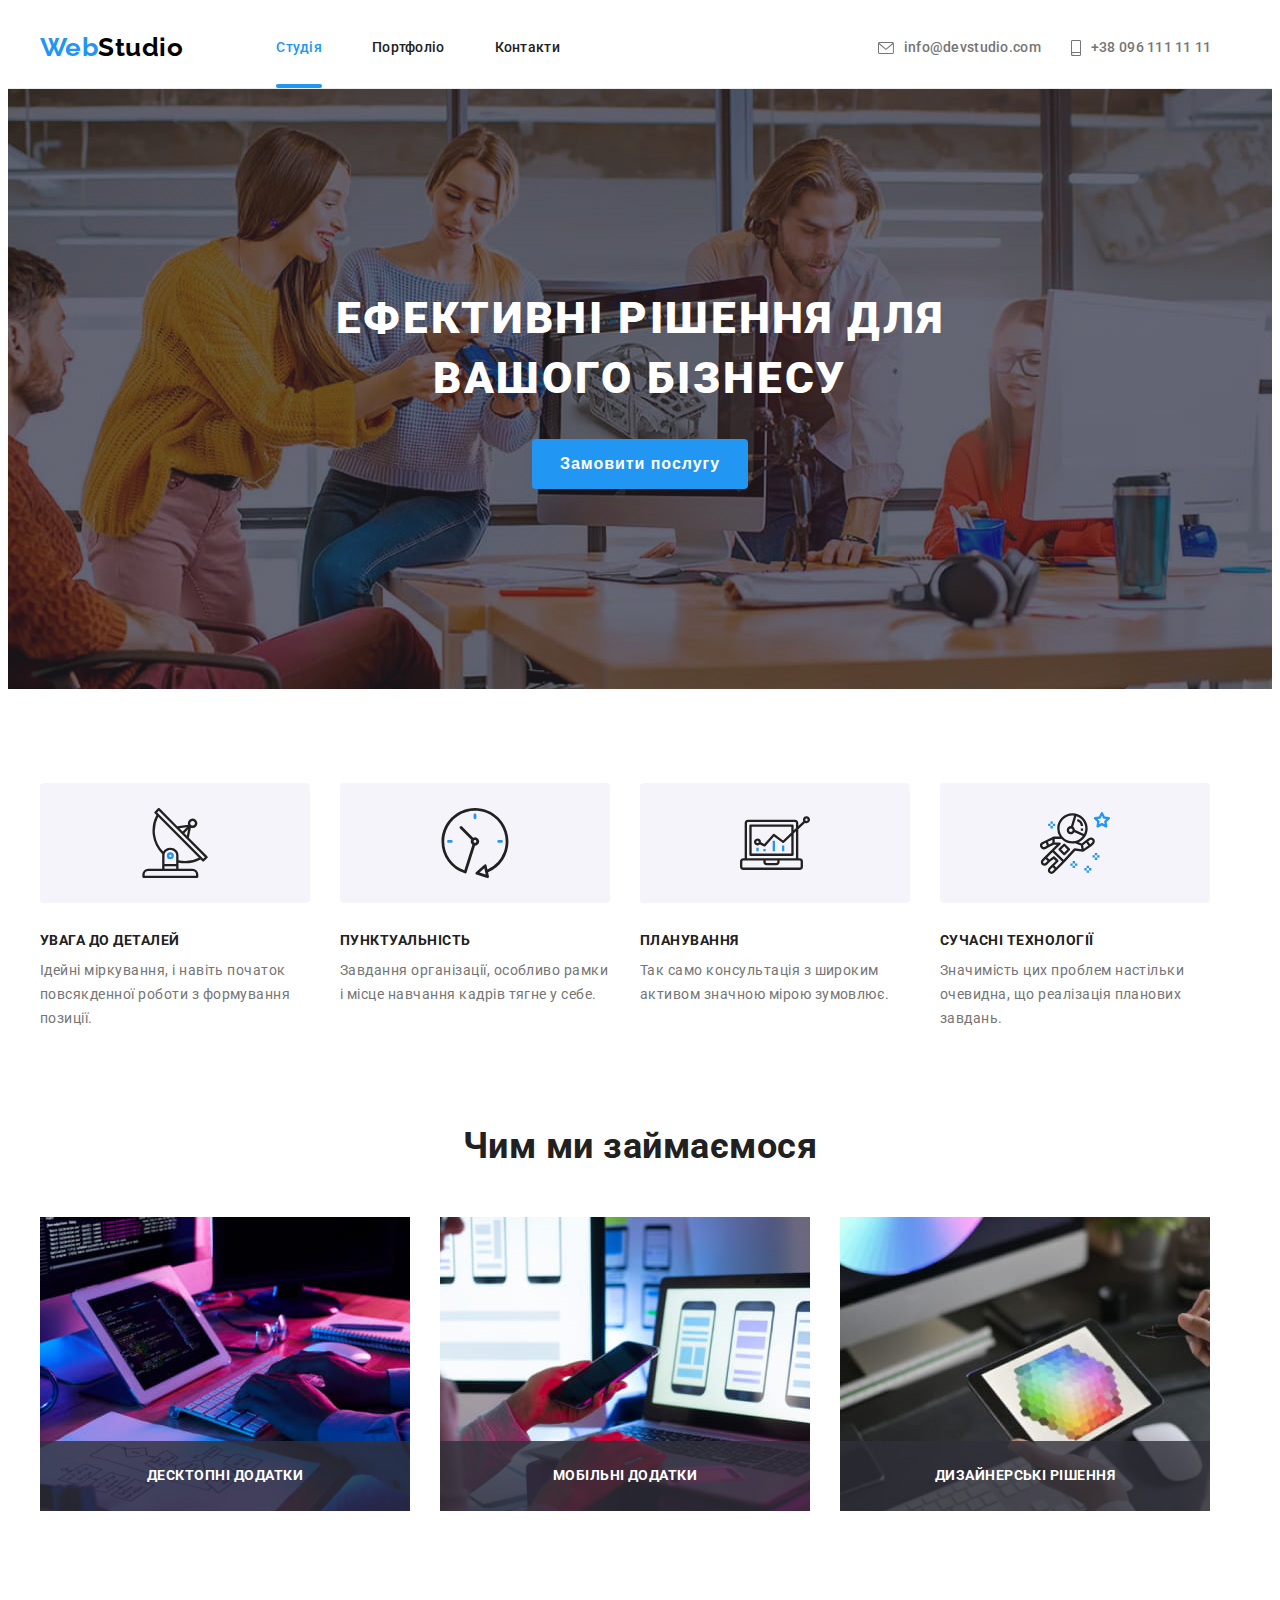
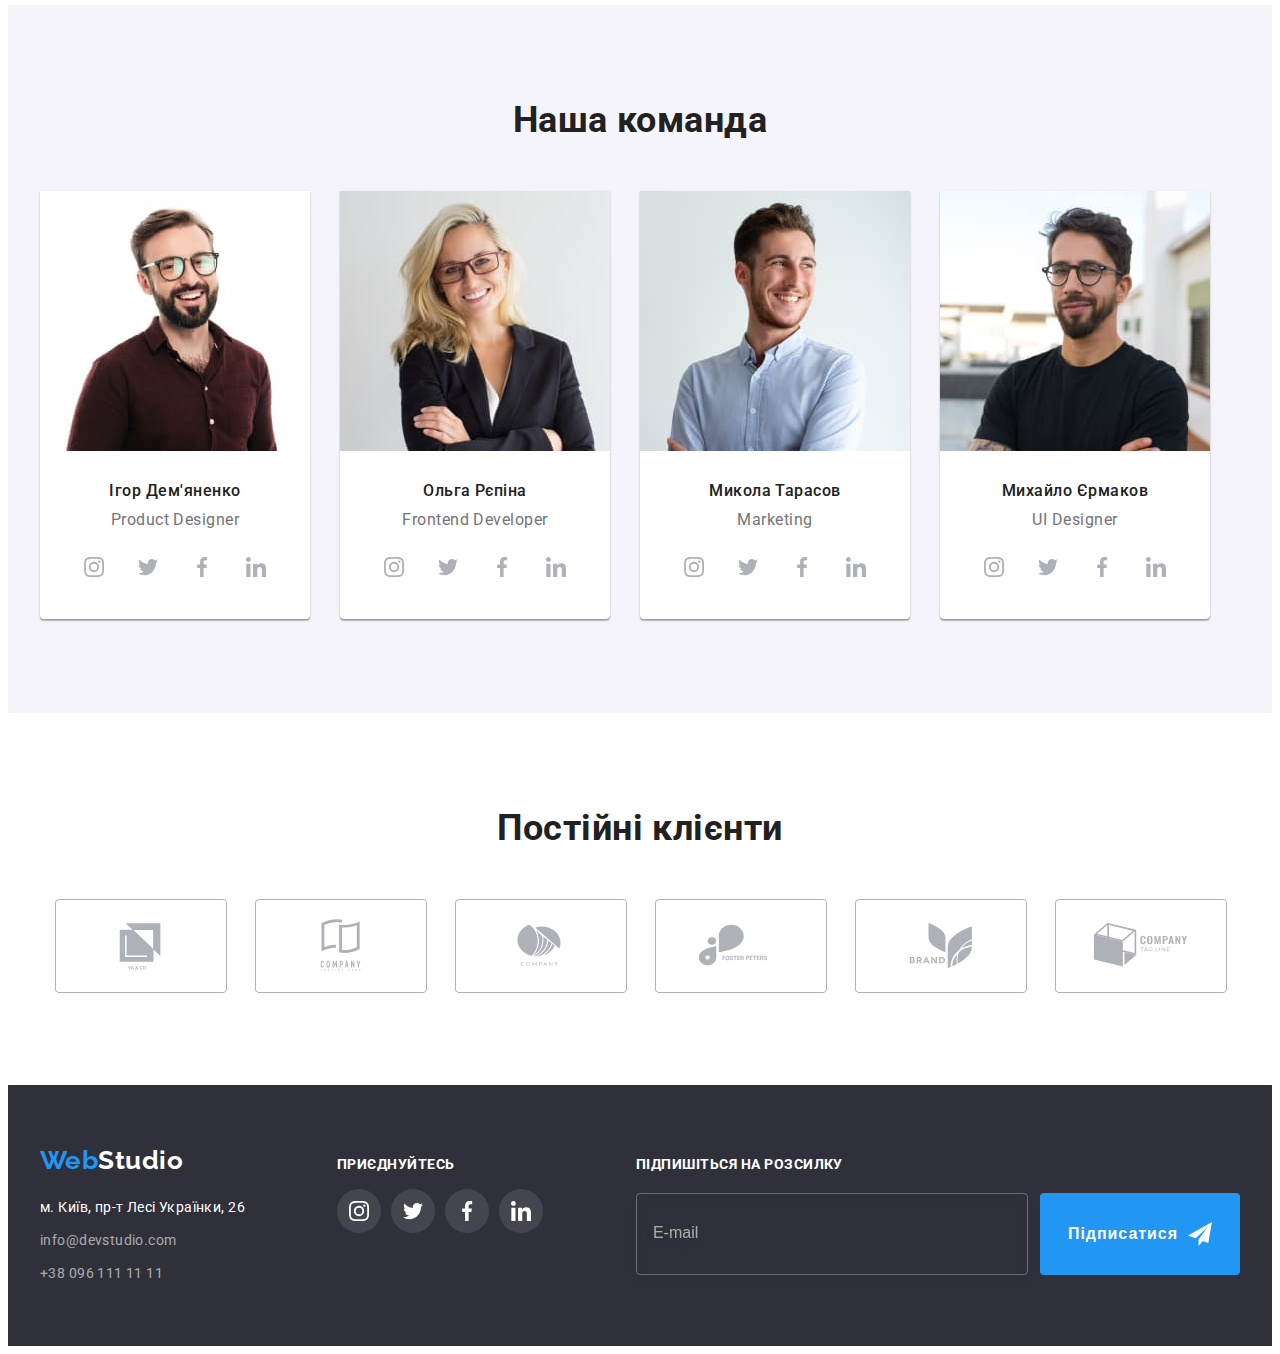
<file: index.html>
<!DOCTYPE html>
<html lang="uk">
<head>
    <meta charset="UTF-8">
    <meta http-equiv="X-UA-Compatible" content="IE=edge">
    <meta name="viewport" content="width=device-width, initial-scale=1.0">
    <title>Web Studio</title>
    <link rel="preconnect" href="https://fonts.googleapis.com">
    <link rel="preconnect" href="https://fonts.gstatic.com" crossorigin>
    <link href="https://fonts.googleapis.com/css2?family=Raleway:wght@700&family=Roboto:wght@400;500;700;900&display=swap" rel="stylesheet">
    <link rel="stylesheet" href="https://cdnjs.cloudflare.com/ajax/libs/modern-normalize/1.1.0/modern-normalize.min.css" integrity="sha512-wpPYUAdjBVSE4KJnH1VR1HeZfpl1ub8YT/NKx4PuQ5NmX2tKuGu6U/JRp5y+Y8XG2tV+wKQpNHVUX03MfMFn9Q==" crossorigin="anonymous" referrerpolicy="no-referrer">
    <link rel="stylesheet" href="./css/main.min.css">
</head>
<body>
    <header class="header">
        <div class="container header__container">
            <a href="./index.html" class="logo header__logo"><span class="logo__web">Web</span>Studio</a>
            <nav class="nav">
                <ul class="nav__list list">
                    <li class="nav__item"><a href="./index.html" class="nav__link link current">Cтудія</a></li>
                    <li class="nav__item"><a href="./portfolio.html" class="nav__link link">Портфоліо</a></li>
                    <li class="nav__item"><a href="#" class="nav__link link">Контакти</a></li>
                </ul>
            </nav>
            <div class="contacts">
                <ul class="contacts__list list">
                    <li class="contacts__item">
                        <a href="mailto:info@devstudio.com" class="contacts__link link">
                            <svg class="contacts__icon" width="16" height="12">
                                <use href="./images/icons.svg#icon-envelope"></use>
                            </svg>info@devstudio.com
                        </a>
                    </li>
                    <li class="contacts__item">
                        <a href="tel:+380961111111" class="contacts__link link">
                            <svg class="contacts__icon" width="10" height="16">
                                <use href="./images/icons.svg#icon-smartphone"></use>
                            </svg>+38 096 111 11 11
                        </a>
                    </li>
                </ul>
            </div> 
       </div> 
    </header>
    <main>
        <section class="hero section">
            <div class="container hero-container">
                <h1 class="hero-title">Ефективні рішення для вашого бізнесу</h1>
                <button type="button" data-modal-open class="hero-btn btn">Замовити послугу</button>
            </div>
        </section>
        <section class="feature section">
            <div class="container">
                <h2 class="visually-hidden title">Особливості</h2> 
                <ul class="feature-list list">
                    <li class="feature-item">
                        <div class="feature-svg">
                            <svg class="feature-icon" width="70" height="70">
                                <use href="./images/icons.svg#icon-antenna"></use>
                            </svg>
                        </div>
                        <h3 class="feature-subtitle title">УВАГА ДО ДЕТАЛЕЙ</h3>
                        <p class="feature-text">Ідейні міркування, і навіть початок повсякденної роботи з формування позиції.</p>
                    </li>
                    <li class="feature-item">
                        <div class="feature-svg">
                            <svg class="feature-icon" width="70" height="70">
                                <use href="./images/icons.svg#icon-clock"></use>
                            </svg>
                        </div>
                        <h3 class="feature-subtitle title">ПУНКТУАЛЬНІСТЬ</h3>
                        <p class="feature-text">Завдання організації, особливо рамки і місце навчання кадрів тягне у себе.</p>
                    </li>
                    <li class="feature-item">                        
                        <div class="feature-svg">
                            <svg class="feature-icon" width="70" height="70">
                                <use href="./images/icons.svg#icon-diagram"></use>
                            </svg>
                        </div>                        
                        <h3 class="feature-subtitle title">ПЛАНУВАННЯ</h3>
                        <p class="feature-text">Так само консультація з широким активом значною мірою зумовлює.</p>
                    </li>
                    <li class="feature-item">
                        <div class="feature-svg">
                            <svg class="feature-icon" width="70" height="70">
                                <use href="./images/icons.svg#icon-astronaut"></use>
                            </svg>
                        </div>
                        <h3 class="feature-subtitle title">СУЧАСНІ ТЕХНОЛОГІЇ</h3>
                        <p class="feature-text">Значимість цих проблем настільки очевидна, що реалізація планових завдань.</p>
                    </li>
                </ul>
            </div>
        </section>
        <section class="work section">
            <div class="container work-container">
                <h2 class="work-title title">Чим ми займаємося</h2>
                <ul class="work-list list">
                    <li class="work-item">
                       <div class="work-thumb">
                            <img src="./images/desktop.jpg" alt="Розробник створює десктопний додаток" width="370" height="294">
                            <p class="work-text">Десктопні додатки</p>
                       </div>
                    </li>
                    <li class="work-item">
                        <div class="work-thumb">
                            <img src="./images/mobile.jpg" alt="Розробник створює мобільний додаток" width="370" height="294">
                            <p class="work-text">Мобільні додатки</p>
                        </div>
                    </li>    
                    <li class="work-item">
                        <div class="work-thumb">
                            <img src="./images/colors.jpg" alt="Розробник обирає колір зі спектру кольорів" width="370" height="294">
                            <p class="work-text">Дизайнерські рішення</p>
                        </div>
                    </li>
                </ul>
            </div>
        </section>
        <section class="team section">
            <div class="team__container container">
                <h2 class="team__title title">Наша команда</h2>
                <ul class="team__list list">
                    <li class="team__item">
                        <img class="team__foto" src="./images/product-designer.jpg" alt="Фото представника команди" width="270" height="260">
                        <div class="team__member">
                            <h3 class="team__name title">Ігор Дем'яненко</h3>
                            <p class="team__profession">Product Designer</p>
                            <ul class="team__soc soc">
                                <li class="soc__item">
                                    <a href="#" target="_blank" rel="noopener noreferrer" class="soc__link link">
                                        <svg class="soc__icon" width="20" height="20">
                                            <use href="./images/icons.svg#icon-instagram"></use>
                                        </svg>
                                    </a>
                                </li>
                                <li class="soc__item">
                                    <a href="#" target="_blank" rel="noopener noreferrer" class="soc__link link">
                                        <svg class="soc__icon" width="20" height="20">
                                            <use href="./images/icons.svg#icon-twitter"></use>
                                        </svg>
                                    </a>
                                </li>
                                <li class="soc__item">
                                    <a href="#" target="_blank" rel="noopener noreferrer" class="soc__link link">
                                        <svg class="soc__icon" width="20" height="20">
                                            <use href="./images/icons.svg#icon-facebook"></use>
                                        </svg>
                                    </a>
                                </li>
                                <li class="soc__item">
                                    <a href="#" target="_blank" rel="noopener noreferrer" class="soc__link link">
                                        <svg class="soc__icon" width="20" height="20">
                                            <use href="./images/icons.svg#icon-linkedin"></use>
                                        </svg>
                                    </a>
                                </li>
                            </ul>
                        </div>  
                    </li>
                    <li class="team__item">
                        <img class="team__foto" src="./images/frontend-developer.jpg" alt="Фото представника команди" width="270" height="260">
                        <div class="team__member">
                            <h3 class="team__name title">Ольга Рєпіна</h3>
                            <p class="team__profession">Frontend Developer</p>
                            <ul class="team__soc soc">
                                <li class="soc__item">
                                    <a href="#" target="_blank" rel="noopener noreferrer" class="soc__link link">
                                        <svg class="soc__icon" width="20" height="20">
                                            <use href="./images/icons.svg#icon-instagram"></use>
                                        </svg>
                                    </a>
                                </li>
                                <li class="soc__item">
                                    <a href="#" target="_blank" rel="noopener noreferrer" class="soc__link link">
                                        <svg class="soc__icon" width="20" height="20">
                                            <use href="./images/icons.svg#icon-twitter"></use>
                                        </svg>
                                    </a>
                                </li>
                                <li class="soc__item">
                                    <a href="#" target="_blank" rel="noopener noreferrer" class="soc__link link">
                                        <svg class="soc__icon" width="20" height="20">
                                            <use href="./images/icons.svg#icon-facebook"></use>
                                        </svg>
                                    </a>
                                </li>
                                <li class="soc__item">
                                    <a href="#" target="_blank" rel="noopener noreferrer" class="soc__link link">
                                        <svg class="soc__icon" width="20" height="20">
                                            <use href="./images/icons.svg#icon-linkedin"></use>
                                        </svg>
                                    </a>
                                </li>
                            </ul>
                        </div>
                    </li>
                    <li class="team__item">
                        <img class="team__foto" src="./images/marketing.jpg" alt="Фото представника команди" width="270" height="260">
                        <div class="team__member">
                            <h3 class="team__name title">Микола Тарасов</h3>
                            <p class="team__profession">Marketing</p>
                            <ul class="team__soc soc">
                                <li class="soc__item">
                                    <a href="#" target="_blank" rel="noopener noreferrer" class="soc__link link">
                                        <svg class="soc__icon" width="20" height="20">
                                            <use href="./images/icons.svg#icon-instagram"></use>
                                        </svg>
                                    </a>
                                </li>
                                <li class="soc__item">
                                    <a href="#" target="_blank" rel="noopener noreferrer" class="soc__link link">
                                        <svg class="soc__icon" width="20" height="20">
                                            <use href="./images/icons.svg#icon-twitter"></use>
                                        </svg>
                                    </a>
                                </li>
                                <li class="soc__item">
                                    <a href="#" target="_blank" rel="noopener noreferrer" class="soc__link link">
                                        <svg class="soc__icon" width="20" height="20">
                                            <use href="./images/icons.svg#icon-facebook"></use>
                                        </svg>
                                    </a>
                                </li>
                                <li class="soc__item">
                                    <a href="#" target="_blank" rel="noopener noreferrer" class="soc__link link">
                                        <svg class="soc__icon" width="20" height="20">
                                            <use href="./images/icons.svg#icon-linkedin"></use>
                                        </svg>
                                    </a>
                                </li>
                            </ul>
                        </div>
                    </li>
                    <li class="team__item">
                        <img class="team__foto" src="./images/ui-designer.jpg" alt="Фото представника команди" width="270" height="260">
                        <div class="team__member">
                            <h3 class="team__name title">Михайло Єрмаков</h3>
                            <p class="team__profession">UI Designer</p>
                            <ul class="team__soc soc">
                                <li class="soc__item">
                                    <a href="#" target="_blank" rel="noopener noreferrer" class="soc__link link">
                                        <svg class="soc__icon" width="20" height="20">
                                            <use href="./images/icons.svg#icon-instagram"></use>
                                        </svg>
                                    </a>
                                </li>
                                <li class="soc__item">
                                    <a href="#" target="_blank" rel="noopener noreferrer" class="soc__link link">
                                        <svg class="soc__icon" width="20" height="20">
                                            <use href="./images/icons.svg#icon-twitter"></use>
                                        </svg>
                                    </a>
                                </li>
                                <li class="soc__item">
                                    <a href="#" target="_blank" rel="noopener noreferrer" class="soc__link link">
                                        <svg class="soc__icon" width="20" height="20">
                                            <use href="./images/icons.svg#icon-facebook"></use>
                                        </svg>
                                    </a>
                                </li>
                                <li class="soc__item">
                                    <a href="#" target="_blank" rel="noopener noreferrer" class="soc__link link">
                                        <svg class="soc__icon" width="20" height="20">
                                            <use href="./images/icons.svg#icon-linkedin"></use>
                                        </svg>
                                    </a>
                                </li>
                            </ul>
                        </div>
                    </li>
                </ul>
            </div>
        </section>
        <section class="clients section">
            <div class="container clients-container">
                <h2 class="clients-title title">Постійні клієнти</h2>
                <ul class="clients-list list">
                    <li class="clients-item">
                        <a href="#" target="_blank" rel="noopener noreferrer" class="clients-link link">
                            <svg class="clients-icon" width="106" height="60">
                                <use href="./images/icons.svg#icon-Logo-1"></use>
                            </svg>
                        </a>
                    </li>
                    <li class="clients-item">
                        <a href="#" target="_blank" rel="noopener noreferrer" class="clients-link link">
                            <svg class="clients-icon" width="106" height="60">
                                <use href="./images/icons.svg#icon-Logo-2"></use>
                            </svg>
                        </a>
                    </li>
                    <li class="clients-item">
                        <a href="#" target="_blank" rel="noopener noreferrer" class="clients-link link">
                            <svg class="clients-icon" width="106" height="60">
                                <use href="./images/icons.svg#icon-Logo-3"></use>
                            </svg>
                        </a>
                    </li>
                    <li class="clients-item">
                        <a href="#" target="_blank" rel="noopener noreferrer" class="clients-link link">
                            <svg class="clients-icon" width="106" height="60">
                                <use href="./images/icons.svg#icon-Logo-4"></use>
                            </svg>
                        </a>
                    </li>
                    <li class="clients-item">
                        <a href="#" target="_blank" rel="noopener noreferrer" class="clients-link link">
                            <svg class="clients-icon" width="106" height="60">
                                <use href="./images/icons.svg#icon-Logo-5"></use>
                            </svg>
                        </a>
                    </li>
                    <li class="clients-item">
                        <a href="#" target="_blank" rel="noopener noreferrer" class="clients-link link">
                            <svg class="clients-icon" width="106" height="60">
                                <use href="./images/icons.svg#icon-Logo-6"></use>
                            </svg>
                        </a>
                    </li>
                </ul>
            </div>
        </section>
    </main>
    <footer class="footer">
       <div class="container footer__container">
           <div class="contacts footer__contacts">
                <a href="./index.html" class="logo footer__logo"><span class="logo__web">Web</span>Studio</a>
                <address class="address footer-address">
                    <ul class="address__list list">
                        <li class="address__item"><a href="https://goo.gl/maps/mum7DVPsWHjU5s1s7" target="_blank" rel="noopener noreferrer" class="address__link footer__map link">м. Київ, пр-т Лесі Українки, 26</a></li>
                        <li class="address__item"><a href="mailto:info@devstudio.com" class="address__link link">info@devstudio.com</a></li>
                        <li class="address__item"><a href="tel:+380961111111" class="address__link link">+38 096 111 11 11</a></li>
                    </ul>  
                </address>    
           </div>
           <div class="accession footer__accession">
                <p class="accession__text">приєднуйтесь</p>
                <ul class="soc accession__soc">
                    <li class="soc__item">
                        <a href="#" class="soc__link soc__link-white link">
                            <svg class="soc__icon" width="20" height="20">
                                <use href="./images/icons.svg#icon-instagram"></use>
                            </svg>
                        </a>
                    </li>
                    <li class="soc__item">
                        <a href="#" class="soc__link soc__link-white link">
                            <svg class="soc__icon" width="20" height="20">
                                <use href="./images/icons.svg#icon-twitter"></use>
                            </svg>
                        </a>
                    </li>
                    <li class="soc__item">
                        <a href="#" class="soc__link soc__link-white link">
                            <svg class="soc__icon" width="20" height="20">
                                <use href="./images/icons.svg#icon-facebook"></use>
                            </svg>
                        </a>
                    </li>
                    <li class="soc__item">
                        <a href="#" class="soc__link soc__link-white link">
                            <svg class="soc__icon" width="20" height="20">
                                <use href="./images/icons.svg#icon-linkedin"></use>
                            </svg>
                        </a>
                    </li>
                </ul>
           </div>
           <div class="subscription footer__subscription">
                <form class="sub" name='user-subscription'>
                    <label for="sub-user-email" class="sub__text">Підпишіться на розсилку</label>
                    <div class="sub__wrap">
                        <input type="email" name="sub-user-email" class="sub__input" placeholder="E-mail" id="sub-user-email" required>
                        <button type="submit" class="sub__btn btn">Підписатися
                            <svg class="sub__icon" width="24" height="24">
                                <use href="./images/icons.svg#icon-send"></use>
                            </svg>
                        </button>
                    </div>
                </form>
           </div>
       </div>
    </footer>
    <div class="backdrop is-hidden" data-modal>
        <div class="modal">
            <button type="button" data-modal-close class="close-btn">
                <svg class="modal-close" width="11" height="11">
                    <use href="./images/icons.svg#icon-vector"></use>
                </svg>
            </button>
            <p class="form-title title">Залиште свої дані, ми вам передзвонимо</p>
            <form class="modal-form" name='user-contacts'>
                <div class="modal-field">
                    <label for="user-name" class="input-label">Ім'я</label>
                    <div class="input-wrapper">
                        <input type="text" name="user-name" class="modal-input" placeholder=" " id="user-name" required>
                        <svg class="modal-icon" width="18" height="18">
                            <use href="./images/icons.svg#icon-person"></use>
                        </svg>
                    </div>
                </div>
                <div class="modal-field">
                    <label for="user-tel" class="input-label">Телефон</label>
                    <div class="input-wrapper">
                        <input type="tel" name="user-tel" class="modal-input" placeholder=" " id="user-tel" required>
                        <svg class="modal-icon" width="18" height="18">
                            <use href="./images/icons.svg#icon-phone"></use>
                        </svg>
                    </div>
                </div>
                <div class="modal-field">
                    <label for="user-email" class="input-label">Пошта</label>
                    <div class="input-wrapper">
                        <input type="email" name="user-email" class="modal-input" placeholder=" " id="user-email" required>
                        <svg class="modal-icon" width="18" height="18">
                            <use href="./images/icons.svg#icon-email"></use>
                        </svg>
                    </div>
                </div>
                <div class="modal-field">
                    <label for="user-comment" class="input-label">Коментар</label>
                    <textarea name="user-comment" id="user-comment" class='modal-comment' placeholder="Введіть текст" ></textarea>
                </div>            
                <div class="modal-checkbox">
                    <input type="checkbox" name="agreement" id="agreement" class="agreement visually-hidden" required>
                    <label for="agreement" class="agreement-text">
                        <span class="modal-check">
                            <svg class="check-activ" width="16" height="15">
                                <use href="./images/icons.svg#icon-check-activ"></use>
                            </svg>
                        </span>
                        Погоджуюся з розсилкою та приймаю 
                         <a href="#" class="agreement-link link"> Умови договору</a>
                    </label>
                </div>
                <button type="submit" class="modal-btn btn">Відправити</button>
            </form>
        </div>
    </div>
    <script src="./js/modal.js"></script>
</body>
</html>
</file>
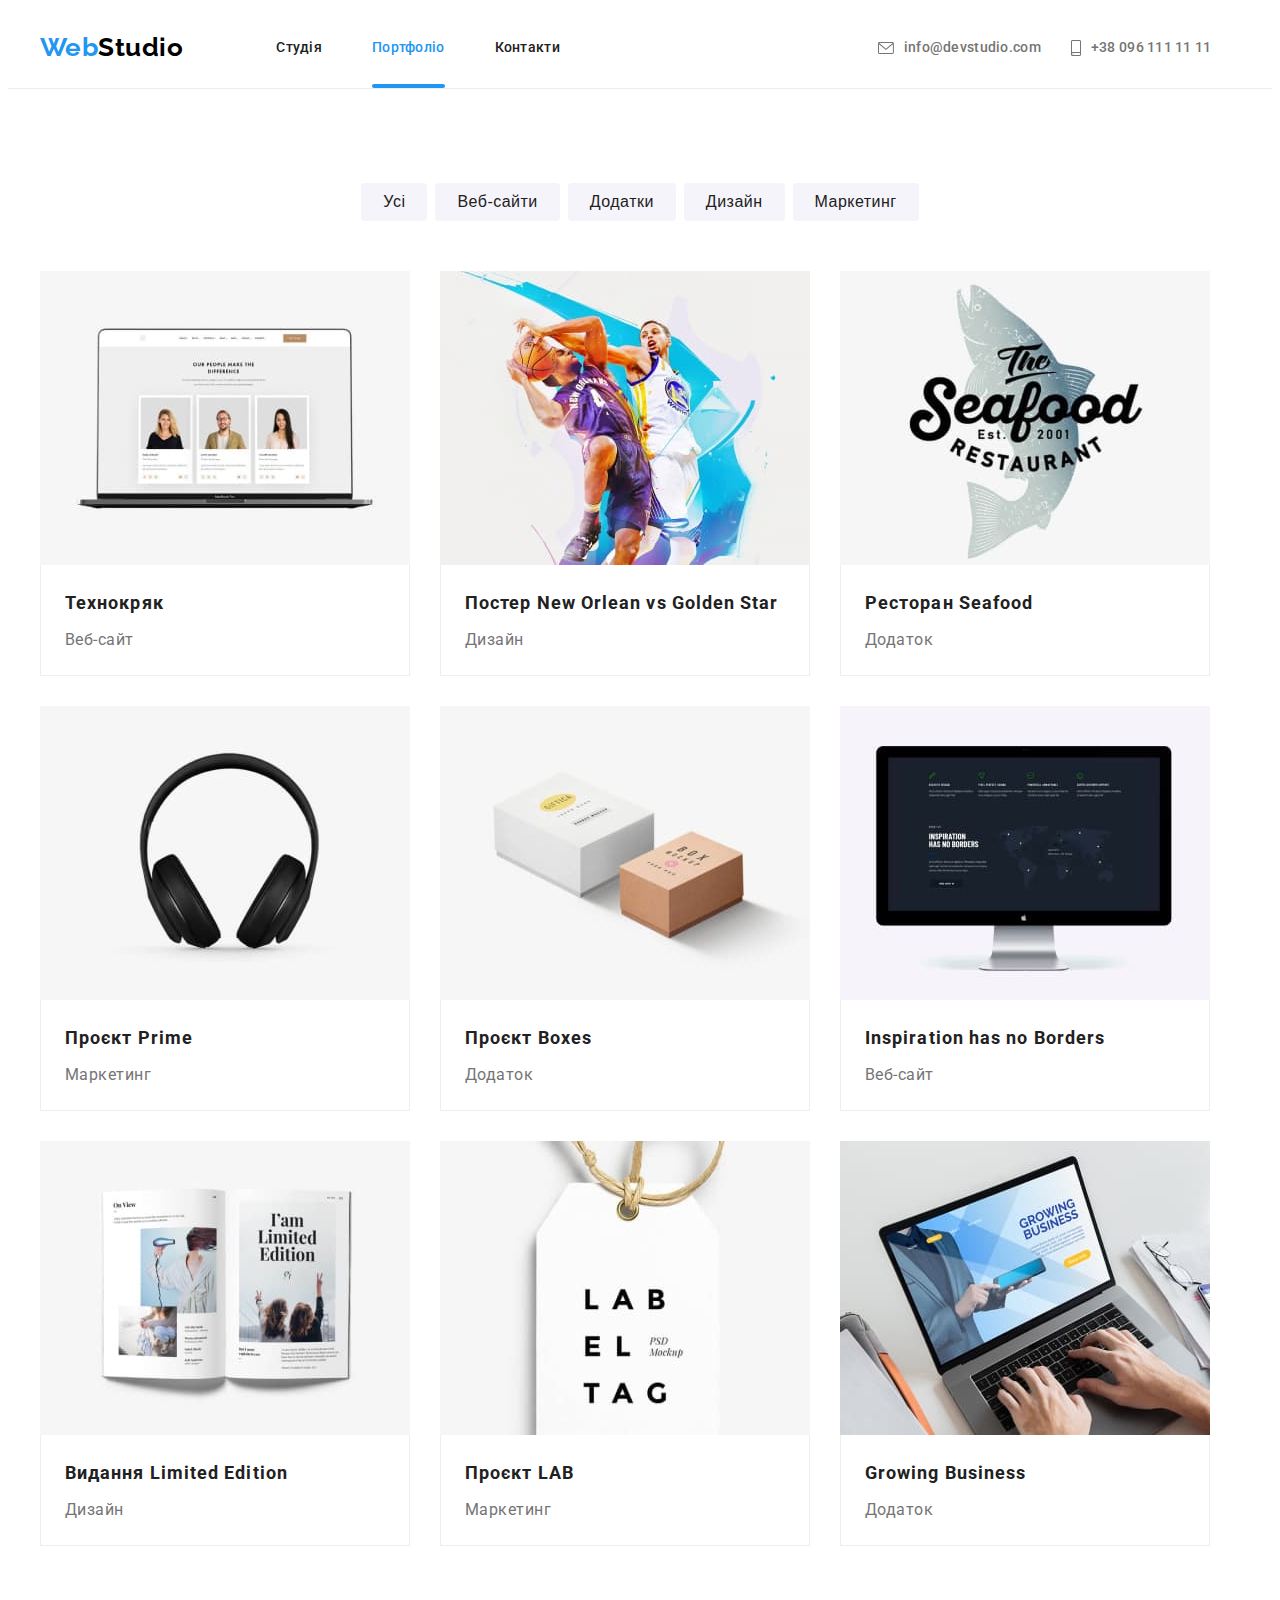
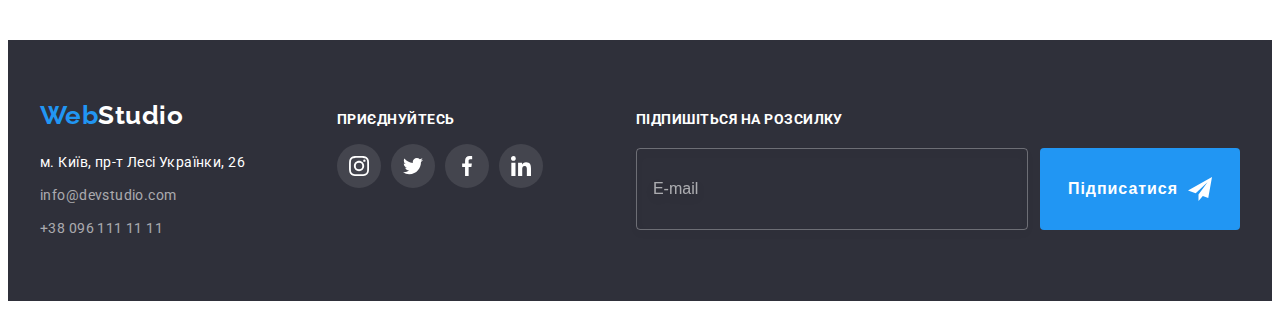
<file: portfolio.html>
<!DOCTYPE html>
<html lang="uk">
<head>
    <meta charset="UTF-8">
    <meta http-equiv="X-UA-Compatible" content="IE=edge">
    <meta name="viewport" content="width=device-width, initial-scale=1.0">
    <title>Портфоліо</title>
    <link rel="preconnect" href="https://fonts.googleapis.com">
    <link rel="preconnect" href="https://fonts.gstatic.com" crossorigin>
    <link href="https://fonts.googleapis.com/css2?family=Raleway:wght@700&family=Roboto:wght@400;500;700;900&display=swap" rel="stylesheet">
    <link rel="stylesheet" href="https://cdnjs.cloudflare.com/ajax/libs/modern-normalize/1.1.0/modern-normalize.min.css" integrity="sha512-wpPYUAdjBVSE4KJnH1VR1HeZfpl1ub8YT/NKx4PuQ5NmX2tKuGu6U/JRp5y+Y8XG2tV+wKQpNHVUX03MfMFn9Q==" crossorigin="anonymous" referrerpolicy="no-referrer">
    <link rel="stylesheet" href="./css/main.min.css">
</head>
<body>
    <header class="header">
        <div class="container header__container">
            <a href="./index.html" class="logo header__logo"><span class="logo__web">Web</span>Studio</a>
            <nav class="nav">
                <ul class="nav__list list">
                    <li class="nav__item"><a href="./index.html" class="nav__link link">Cтудія</a></li>
                    <li class="nav__item"><a href="./portfolio.html" class="nav__link link current">Портфоліо</a></li>
                    <li class="nav__item"><a href="#" class="nav__link link">Контакти</a></li>
                </ul>
            </nav>
            <div class="contacts">
                <ul class="contacts__list list">
                    <li class="contacts__item">
                        <a href="mailto:info@devstudio.com" class="contacts__link link">
                            <svg class="contacts__icon" width="16" height="12">
                                <use href="./images/icons.svg#icon-envelope"></use>
                            </svg>info@devstudio.com
                        </a>
                    </li>
                    <li class="contacts__item">
                        <a href="tel:+380961111111" class="contacts__link link">
                            <svg class="contacts__icon" width="10" height="16">
                                <use href="./images/icons.svg#icon-smartphone"></use>
                            </svg>+38 096 111 11 11
                        </a>
                    </li>
                </ul>
            </div> 
       </div> 
    </header>
    <main>
        <section class="projects section"> 
            <div class="container">
                <h1 class="visually-hidden title">Наші проєкти</h1>
                <ul class="filter-list list">
                    <li>
                        <button type="button" class="filter-btn">Усі</button>
                    </li>
                    <li>
                        <button type="button" class="filter-btn">Веб-сайти</button>
                    </li>
                    <li>
                        <button type="button" class="filter-btn">Додатки</button>
                    </li>
                    <li>
                        <button type="button" class="filter-btn">Дизайн</button>
                    </li>
                    <li>
                        <button type="button" class="filter-btn">Маркетинг</button>
                    </li>
                </ul>
                <ul class="projects-list list">
                    <li class="projects-item">
                        <a href="" class="projects-link link">
                           <div class="projects-overlay">
                                <img src="./images/project-1.jpg" alt="Сторінка веб-сайту на ноутбуці" width="370" height="294">
                                <p class="projects-about">Ресурс пропонує комплексні пропозиції з різним рівнем функціоналу та сервісів. Все це дозволить відвідувачу отримати вичерпні відомості про компанію чи приватну особу.</p>
                           </div>
                            <div class="projects-card">
                                <h2 class="projects-subtitle title">Технокряк</h2>
                                <p class="projects-text">Веб-сайт</p>
                            </div>
                        </a>
                    </li>
                    <li class="projects-item">
                        <a href="" class="projects-link link">
                            <div class="projects-overlay">
                                <img src="./images/project-2.jpg" alt="Два баскетболіста" width="370" height="294">
                                <p class="projects-about">Ресурс пропонує комплексні пропозиції з різним рівнем функціоналу та сервісів. Все це дозволить відвідувачу отримати вичерпні відомості про компанію чи приватну особу.</p>
                            </div>
                            <div class="projects-card">
                                <h2 class="projects-subtitle title">Постер New Orlean vs Golden Star</h2>
                                <p class="projects-text">Дизайн</p>
                            </div>
                        </a>
                    </li>
                    <li class="projects-item">
                        <a href="" class="projects-link link">
                            <div class="projects-overlay">
                                <img src="./images/project-3.jpg" alt="Логотип ресторану" width="370" height="294">
                                <p class="projects-about">Ресурс пропонує комплексні пропозиції з різним рівнем функціоналу та сервісів. Все це дозволить відвідувачу отримати вичерпні відомості про компанію чи приватну особу.</p>
                            </div>
                            <div class="projects-card">
                                <h2 class="projects-subtitle title">Ресторан Seafood</h2>
                                <p class="projects-text">Додаток</p>
                            </div>
                        </a>
                    </li>
                    <li class="projects-item">
                        <a href="" class="projects-link link">
                            <div class="projects-overlay">
                                <img src="./images/project-4.jpg" alt="Чорні навушники" width="370" height="294">
                                <p class="projects-about">Ресурс пропонує комплексні пропозиції з різним рівнем функціоналу та сервісів. Все це дозволить відвідувачу отримати вичерпні відомості про компанію чи приватну особу.</p>
                            </div>
                            <div class="projects-card">
                                <h2 class="projects-subtitle title">Проєкт Prime</h2>
                                <p class="projects-text">Маркетинг</p>
                            </div>
                        </a>
                    </li>
                    <li class="projects-item">
                        <a href="" class="projects-link link">
                            <div class="projects-overlay">
                                <img src="./images/project-5.jpg" alt="Дві коробки" width="370" height="294">
                                <p class="projects-about">Ресурс пропонує комплексні пропозиції з різним рівнем функціоналу та сервісів. Все це дозволить відвідувачу отримати вичерпні відомості про компанію чи приватну особу.</p>
                            </div>
                            <div class="projects-card">
                                <h2 class="projects-subtitle title">Проєкт Boxes</h2>
                                <p class="projects-text">Додаток</p>
                            </div>
                        </a>
                    </li>
                    <li class="projects-item">
                        <a href="" class="projects-link link">
                            <div class="projects-overlay">
                                <img src="./images/project-6.jpg" alt="Сторінка веб-сайту на моніторі" width="370" height="294">
                                <p class="projects-about">Ресурс пропонує комплексні пропозиції з різним рівнем функціоналу та сервісів. Все це дозволить відвідувачу отримати вичерпні відомості про компанію чи приватну особу.</p>
                            </div>
                            <div class="projects-card">
                                <h2 class="projects-subtitle title">Inspiration has no Borders</h2>
                                <p class="projects-text">Веб-сайт</p>
                            </div>
                        </a>
                    </li>
                    <li class="projects-item">
                        <a href="" class="projects-link link">
                            <div class="projects-overlay">
                                <img src="./images/project-7.jpg" alt="Відкрита книга" width="370" height="294">
                                <p class="projects-about">Ресурс пропонує комплексні пропозиції з різним рівнем функціоналу та сервісів. Все це дозволить відвідувачу отримати вичерпні відомості про компанію чи приватну особу.</p>
                            </div>
                            <div class="projects-card">
                                <h2 class="projects-subtitle title">Видання Limited Edition</h2>
                                <p class="projects-text">Дизайн</p>
                            </div>
                        </a>
                    </li>
                    <li class="projects-item">
                        <a href="" class="projects-link link">
                            <div class="projects-overlay">
                                <img src="./images/project-8.jpg" alt="Бірка з логотипом" width="370" height="294">
                                <p class="projects-about">Ресурс пропонує комплексні пропозиції з різним рівнем функціоналу та сервісів. Все це дозволить відвідувачу отримати вичерпні відомості про компанію чи приватну особу.</p>
                            </div>
                            <div class="projects-card">
                                <h2 class="projects-subtitle title">Проєкт LAB</h2>
                                <p class="projects-text">Маркетинг</p>
                            </div>
                        </a>
                    </li>
                    <li class="projects-item">
                        <a href="" class="projects-link link">
                            <div class="projects-overlay">
                                <img src="./images/project-9.jpg" alt="Додаток на ноутбуці" width="370" height="294">
                                <p class="projects-about">Ресурс пропонує комплексні пропозиції з різним рівнем функціоналу та сервісів. Все це дозволить відвідувачу отримати вичерпні відомості про компанію чи приватну особу.</p>
                            </div>
                            <div class="projects-card">
                                <h2 class="projects-subtitle title">Growing Business</h2>
                                <p class="projects-text">Додаток</p>
                            </div>
                        </a>
                    </li>
                </ul>
            </div>
        </section>
    </main>
    <footer class="footer">
       <div class="container footer__container">
           <div class="contacts footer__contacts">
                <a href="./index.html" class="logo footer__logo"><span class="logo__web">Web</span>Studio</a>
                <address class="address footer-address">
                    <ul class="address__list list">
                        <li class="address__item"><a href="https://goo.gl/maps/mum7DVPsWHjU5s1s7" target="_blank" rel="noopener noreferrer" class="address__link footer__map link">м. Київ, пр-т Лесі Українки, 26</a></li>
                        <li class="address__item"><a href="mailto:info@devstudio.com" class="address__link link">info@devstudio.com</a></li>
                        <li class="address__item"><a href="tel:+380961111111" class="address__link link">+38 096 111 11 11</a></li>
                    </ul>  
                </address>    
           </div>
           <div class="accession footer__accession">
                <p class="accession__text">приєднуйтесь</p>
                <ul class="soc accession__soc">
                    <li class="soc__item">
                        <a href="#" class="soc__link soc__link-white link">
                            <svg class="soc__icon" width="20" height="20">
                                <use href="./images/icons.svg#icon-instagram"></use>
                            </svg>
                        </a>
                    </li>
                    <li class="soc__item">
                        <a href="#" class="soc__link soc__link-white link">
                            <svg class="soc__icon" width="20" height="20">
                                <use href="./images/icons.svg#icon-twitter"></use>
                            </svg>
                        </a>
                    </li>
                    <li class="soc__item">
                        <a href="#" class="soc__link soc__link-white link">
                            <svg class="soc__icon" width="20" height="20">
                                <use href="./images/icons.svg#icon-facebook"></use>
                            </svg>
                        </a>
                    </li>
                    <li class="soc__item">
                        <a href="#" class="soc__link soc__link-white link">
                            <svg class="soc__icon" width="20" height="20">
                                <use href="./images/icons.svg#icon-linkedin"></use>
                            </svg>
                        </a>
                    </li>
                </ul>
           </div>
           <div class="subscription footer__subscription">
                <form class="sub" name='user-subscription'>
                    <label for="sub-user-email" class="sub__text">Підпишіться на розсилку</label>
                    <div class="sub__wrap">
                        <input type="email" name="sub-user-email" class="sub__input" placeholder="E-mail" id="sub-user-email" required>
                        <button type="submit" class="sub__btn btn">Підписатися
                            <svg class="sub__icon" width="24" height="24">
                                <use href="./images/icons.svg#icon-send"></use>
                            </svg>
                        </button>
                    </div>
                </form>
           </div>
       </div>
    </footer>
</body>
</html>
</file>
<file: css/main.min.css>
:root{--main-bg-color: #FFFFFF;--secondary-bg-color: #F5F4FA;--accent-bg-color: #2196F3;--hero-btn-bg-color: #188CE8;--hero-footer-bg-color: #2F303A;--main-text-color: #757575;--title-color: #212121;--accent-color: #2196F3;--hero-color: #FFFFFF;--logo-color: #000000;--header-border-color: #ECECEC;--projects-border-color: #EEEEEE;--icon-color: #AFB1B8;--tr-dtf: 250ms cubic-bezier(0.4, 0, 0.2, 1)}h1,h2,h3,h4,h5,h6,p,ul{margin:0}ul{list-style:none;padding:0}.logo,.link{text-decoration:none}body{font-family:"Roboto",sans-serif;letter-spacing:.03em;color:var(--main-text-color);background-color:var(--main-bg-color)}.container{max-width:1200px;padding:0 15px;margin:0 auto}.link{-webkit-transition:color var(--tr-dtf),fill var(--tr-dtf),background-color var(--tr-dtf),border-color var(--tr-dtf);transition:color var(--tr-dtf),fill var(--tr-dtf),background-color var(--tr-dtf),border-color var(--tr-dtf)}.link:hover,.link:focus{color:var(--accent-color)}.section{padding:94px 0}img{display:block;max-width:100%;height:auto}.title{color:var(--title-color)}.logo{color:var(--logo-color);font-family:"Raleway",sans-serif;font-weight:700;font-size:26px;line-height:1.19}.btn{cursor:pointer;font-weight:700;font-size:16px;line-height:1.88;letter-spacing:.06em;color:var(--hero-color);background-color:var(--accent-bg-color);border:0;border-radius:4px;-webkit-transition:background-color var(--tr-dtf);transition:background-color var(--tr-dtf)}.btn:hover,.btn:focus{background-color:var(--hero-btn-bg-color)}.visually-hidden{position:absolute;width:1px;height:1px;margin:-1px;padding:0;overflow:hidden;border:0;clip:rect(0 0 0 0)}.header{border-bottom:1px solid var(--header-border-color)}.header__container{display:-webkit-box;display:-ms-flexbox;display:flex;-webkit-box-align:center;-ms-flex-align:center;align-items:center}.header__logo{padding:24px 0 25px;margin-right:93px}.nav__list,.contacts__list{display:-webkit-box;display:-ms-flexbox;display:flex}.nav__list{gap:50px;margin-right:318px}.contacts__list{gap:30px}.nav__item{position:relative;display:-webkit-box;display:-ms-flexbox;display:flex}.current::after{content:"";position:absolute;bottom:0;left:0;width:100%;height:4px;background-color:var(--accent-color);border-radius:2px}.logo__web,.nav__link.current{color:var(--accent-color)}.nav__link,.contacts__link{font-weight:500;font-size:14px;line-height:1.14;letter-spacing:.02em;padding:32px 0 32px}.nav__link{color:var(--title-color)}.contacts__link{display:-webkit-box;display:-ms-flexbox;display:flex;-webkit-box-align:center;-ms-flex-align:center;align-items:center;color:var(--main-text-color)}.contacts__icon{margin-right:10px;fill:currentColor}.hero,.footer{background-color:var(--hero-footer-bg-color)}.hero{padding:200px 0;max-width:1600px;margin:0 auto;background-image:-webkit-gradient(linear, left top, left bottom, from(rgba(47, 48, 58, 0.4)), to(rgba(47, 48, 58, 0.4))),url(../images/hero.jpg);background-image:linear-gradient(rgba(47, 48, 58, 0.4), rgba(47, 48, 58, 0.4)),url(../images/hero.jpg);background-position:center;background-size:cover}.hero-title{max-width:696px;margin:0 auto 30px;font-weight:900;font-size:44px;line-height:1.36;text-align:center;letter-spacing:.06em;text-transform:uppercase;color:var(--hero-color)}.hero-btn{margin:0 auto;padding:10px;min-width:216px;display:block}.feature-title,.work-title,.team__title,.clients-title{font-size:36px;line-height:1.17;text-align:center}.feature{padding-bottom:0}.feature-list,.work-list,.team__list{display:-webkit-box;display:-ms-flexbox;display:flex;gap:30px}.feature-item{width:270px}.feature-svg{display:-webkit-box;display:-ms-flexbox;display:flex;-webkit-box-align:center;-ms-flex-align:center;align-items:center;-webkit-box-pack:center;-ms-flex-pack:center;justify-content:center;width:270px;height:120px;background-color:var(--secondary-bg-color);border-radius:4px;margin-bottom:30px}.feature-subtitle{margin-bottom:10px;font-size:14px;line-height:1.14;text-transform:uppercase}.feature-text{font-size:14px;line-height:1.71}.work-title,.team__title,.clients-title{margin-bottom:50px}.work-item{width:370px}.work-thumb{position:relative}.work-text{position:absolute;bottom:0;display:-webkit-box;display:-ms-flexbox;display:flex;-webkit-box-align:center;-ms-flex-align:center;align-items:center;-webkit-box-pack:center;-ms-flex-pack:center;justify-content:center;width:370px;height:70px;font-weight:700;font-size:14px;line-height:1.14;text-align:center;text-transform:uppercase;color:var(--hero-color);background-color:rgba(47,48,58,.8)}.clients-list{display:-webkit-box;display:-ms-flexbox;display:flex;-webkit-box-align:center;-ms-flex-align:center;align-items:center;-webkit-box-pack:center;-ms-flex-pack:center;justify-content:center;gap:30px}.clients-item{width:170px;height:92px}.clients-link{display:-webkit-box;display:-ms-flexbox;display:flex;-webkit-box-align:center;-ms-flex-align:center;align-items:center;-webkit-box-pack:center;-ms-flex-pack:center;justify-content:center;width:100%;height:100%;border:1px solid var(--icon-color);border-radius:4px;fill:var(--icon-color)}.clients-link:hover,.clients-link:focus{fill:var(--accent-color);border-color:var(--accent-color)}.team{background-color:var(--secondary-bg-color)}.team__item{width:270px;background-color:var(--main-bg-color);-webkit-box-shadow:0px 1px 3px rgba(0,0,0,.12),0px 1px 1px rgba(0,0,0,.14),0px 2px 1px rgba(0,0,0,.2);box-shadow:0px 1px 3px rgba(0,0,0,.12),0px 1px 1px rgba(0,0,0,.14),0px 2px 1px rgba(0,0,0,.2);border-radius:0px 0px 4px 4px}.team__name,.team__profession{font-size:16px;line-height:1.19;text-align:center}.team__member{padding:30px 0 30px}.team__name{font-weight:500;margin-bottom:10px}.soc{display:-webkit-box;display:-ms-flexbox;display:flex;-webkit-box-pack:center;-ms-flex-pack:center;justify-content:center;gap:10px}.team__soc{margin-top:16px}.soc__item{width:44px;height:44px}.soc__link{display:-webkit-box;display:-ms-flexbox;display:flex;-webkit-box-align:center;-ms-flex-align:center;align-items:center;-webkit-box-pack:center;-ms-flex-pack:center;justify-content:center;width:100%;height:100%;background-color:var(--main-bg-color);border-radius:50%;fill:var(--icon-color)}.soc__link:hover,.soc__link:focus{fill:var(--hero-color);background-color:var(--accent-color)}.footer{padding:60px 0}.footer__container{display:-webkit-box;display:-ms-flexbox;display:flex}.footer__contacts{width:231px;margin:0 70px 0 0}.address__list{margin-top:20px}.address__link{font-style:normal;font-weight:400;font-size:14px;line-height:1.71;letter-spacing:.03em;color:rgba(255,255,255,.6)}.footer__logo,.footer__map{color:var(--hero-color)}.address__item:not(:last-child){margin-bottom:9px}.footer__accession{margin:0 93px 0 0;padding-top:12px}.accession__text{font-weight:700;font-size:14px;line-height:1.14;text-transform:uppercase;color:var(--main-bg-color)}.accession__soc{margin-top:16px}.soc__link-white{background-color:rgba(255,255,255,.1);fill:var(--hero-color)}.footer__subscription{margin:0;padding-top:12px}.sub__text{display:block;font-weight:700;font-size:14px;line-height:1.14;text-transform:uppercase;color:var(--main-bg-color);margin-bottom:20px}.sub__wrap{display:-webkit-box;display:-ms-flexbox;display:flex;gap:12px}.sub__input{width:358px;height:50px;padding:15px 16px;border:1px solid rgba(255,255,255,.3);-webkit-filter:drop-shadow(0px 4px 4px rgba(0, 0, 0, 0.15));filter:drop-shadow(0px 4px 4px rgba(0, 0, 0, 0.15));border-radius:4px;background-color:rgba(0,0,0,0);color:rgba(255,255,255,.6)}.sub__input::-webkit-input-placeholder{font-weight:400;font-size:16px;line-height:12.5;display:-webkit-box;display:flex;-webkit-box-align:center;align-items:center;color:rgba(255,255,255,.6)}.sub__input::-moz-placeholder{font-weight:400;font-size:16px;line-height:12.5;display:flex;align-items:center;color:rgba(255,255,255,.6)}.sub__input:-ms-input-placeholder{font-weight:400;font-size:16px;line-height:12.5;display:-ms-flexbox;display:flex;-ms-flex-align:center;align-items:center;color:rgba(255,255,255,.6)}.sub__input::-ms-input-placeholder{font-weight:400;font-size:16px;line-height:12.5;display:-ms-flexbox;display:flex;-ms-flex-align:center;align-items:center;color:rgba(255,255,255,.6)}.sub__input::placeholder{font-weight:400;font-size:16px;line-height:12.5;display:-webkit-box;display:-ms-flexbox;display:flex;-webkit-box-align:center;-ms-flex-align:center;align-items:center;color:rgba(255,255,255,.6)}.sub__btn{display:-webkit-box;display:-ms-flexbox;display:flex;-webkit-box-align:center;-ms-flex-align:center;align-items:center;-webkit-box-pack:end;-ms-flex-pack:end;justify-content:flex-end;gap:10px;padding:10px 28px;min-width:200px;fill:var(--hero-color)}.backdrop{position:fixed;width:100%;height:100%;top:0;background-color:rgba(0,0,0,.2);-webkit-transition:opacity 450ms linear,visibility 450ms linear;transition:opacity 450ms linear,visibility 450ms linear}.modal{position:absolute;width:528px;min-height:581px;padding:40px 39px 40px 41px;background-color:var(--main-bg-color);-webkit-box-shadow:0px 1px 3px rgba(0,0,0,.12),0px 1px 1px rgba(0,0,0,.14),0px 2px 1px rgba(0,0,0,.2);box-shadow:0px 1px 3px rgba(0,0,0,.12),0px 1px 1px rgba(0,0,0,.14),0px 2px 1px rgba(0,0,0,.2);border-radius:4px;top:50%;left:50%;-webkit-transform:translate(-50%, -50%);transform:translate(-50%, -50%);-webkit-transition:-webkit-transform 350ms linear;transition:-webkit-transform 350ms linear;transition:transform 350ms linear;transition:transform 350ms linear, -webkit-transform 350ms linear}.backdrop.is-hidden .modal{-webkit-transform:translateX(-260px) rotate(200deg) scale(0.01);transform:translateX(-260px) rotate(200deg) scale(0.01)}.is-hidden{opacity:0;visibility:hidden;pointer-events:none}.close-btn{cursor:pointer;position:absolute;top:8px;right:8px;width:30px;height:30px;background-color:var(--main-bg-color);border:1px solid rgba(0,0,0,.1);border-radius:50%;-webkit-transition:fill var(--tr-dtf);transition:fill var(--tr-dtf)}.close-btn:hover .modal-close{fill:var(--accent-color)}.modal-form{display:-webkit-box;display:-ms-flexbox;display:flex;-webkit-box-orient:vertical;-webkit-box-direction:normal;-ms-flex-direction:column;flex-direction:column;gap:10px;width:448px;font-weight:400;font-size:12px;line-height:1.17;letter-spacing:.01em;color:var(--main-text-color)}.form-title{font-weight:700;font-size:20px;line-height:1.15;text-align:center;margin-bottom:12px}.modal-btn{position:absolute;bottom:40px;left:165px;display:-webkit-box;display:-ms-flexbox;display:flex;-webkit-box-align:center;-ms-flex-align:center;align-items:center;text-align:center;width:200px;padding:10px 52px;-webkit-box-shadow:0px 4px 4px rgba(0,0,0,.15);box-shadow:0px 4px 4px rgba(0,0,0,.15)}.input-wrapper{position:relative}.input-label{display:block;margin-bottom:4px}.modal-input{padding:12px 12px 12px 42px;width:100%;height:40px;border:1px solid rgba(33,33,33,.2);border-radius:4px;outline:rgba(0,0,0,0)}.modal-input:focus{border-color:var(--accent-bg-color)}.modal-input:not(:focus):not(:-moz-placeholder-shown):valid{background-color:rgba(131,181,137,.276)}.modal-input:not(:focus):not(:-ms-input-placeholder):valid{background-color:rgba(131,181,137,.276)}.modal-input:not(:focus):not(:placeholder-shown):valid{background-color:rgba(131,181,137,.276)}.modal-input:not(:focus):not(:-moz-placeholder-shown):invalid{background-color:rgba(243,152,151,.276)}.modal-input:not(:focus):not(:-ms-input-placeholder):invalid{background-color:rgba(243,152,151,.276)}.modal-input:not(:focus):not(:placeholder-shown):invalid{background-color:rgba(243,152,151,.276)}.modal-icon{position:absolute;left:12px;top:50%;-webkit-transform:translateY(-50%);transform:translateY(-50%)}.modal-input:focus+.modal-icon{fill:var(--accent-bg-color)}.modal-comment{width:100%;height:120px;padding:10px 16px;border:1px solid rgba(33,33,33,.2);border-radius:4px;outline:rgba(0,0,0,0);resize:none;margin-bottom:10px}.modal-comment::-webkit-input-placeholder{font-weight:400;font-size:12px;line-height:1.17;letter-spacing:.01em;color:rgba(117,117,117,.5)}.modal-comment::-moz-placeholder{font-weight:400;font-size:12px;line-height:1.17;letter-spacing:.01em;color:rgba(117,117,117,.5)}.modal-comment:-ms-input-placeholder{font-weight:400;font-size:12px;line-height:1.17;letter-spacing:.01em;color:rgba(117,117,117,.5)}.modal-comment::-ms-input-placeholder{font-weight:400;font-size:12px;line-height:1.17;letter-spacing:.01em;color:rgba(117,117,117,.5)}.modal-comment::placeholder{font-weight:400;font-size:12px;line-height:1.17;letter-spacing:.01em;color:rgba(117,117,117,.5)}.modal-comment:focus{border-color:var(--accent-bg-color)}.agreement-text{display:-webkit-box;display:-ms-flexbox;display:flex;-webkit-box-align:center;-ms-flex-align:center;align-items:center;font-weight:400;font-size:14px;line-height:1.71}.modal-checkbox{width:425px;margin:0 auto}.modal-check{display:-webkit-box;display:-ms-flexbox;display:flex;-webkit-box-align:center;-ms-flex-align:center;align-items:center;-webkit-box-pack:center;-ms-flex-pack:center;justify-content:center;width:16px;height:15px;border:2px solid var(--title-color);margin-right:8px;border-radius:2px;fill:rgba(0,0,0,0)}.agreement:checked+.agreement-text .modal-check{fill:var(--hero-color);background-color:var(--accent-bg-color);border-color:rgba(0,0,0,0)}.agreement-link{position:relative;color:var(--accent-color);margin-left:4px}.agreement-link::after{content:"";position:absolute;bottom:5px;left:0;width:100%;height:.7px;background-color:var(--accent-color)}.filter-list{display:-webkit-box;display:-ms-flexbox;display:flex;-webkit-box-pack:center;-ms-flex-pack:center;justify-content:center;gap:8px;margin-bottom:50px}.filter-btn{cursor:pointer;padding:6px 22px;font-weight:500;font-size:16px;line-height:1.62;letter-spacing:.03em;color:var(--title-color);background-color:var(--secondary-bg-color);border:0;border-radius:4px;-webkit-transition:color var(--tr-dtf),background-color var(--tr-dtf),-webkit-box-shadow var(--tr-dtf);transition:color var(--tr-dtf),background-color var(--tr-dtf),-webkit-box-shadow var(--tr-dtf);transition:color var(--tr-dtf),background-color var(--tr-dtf),box-shadow var(--tr-dtf);transition:color var(--tr-dtf),background-color var(--tr-dtf),box-shadow var(--tr-dtf),-webkit-box-shadow var(--tr-dtf)}.filter-btn:hover,.filter-btn:focus{color:var(--hero-color);background-color:var(--accent-bg-color);-webkit-box-shadow:0px 3px 1px rgba(0,0,0,.1),0px 1px 2px rgba(0,0,0,.08),0px 2px 2px rgba(0,0,0,.12);box-shadow:0px 3px 1px rgba(0,0,0,.1),0px 1px 2px rgba(0,0,0,.08),0px 2px 2px rgba(0,0,0,.12)}.projects-subtitle{margin-bottom:4px;font-size:18px;line-height:2;letter-spacing:.06em}.projects-text{font-size:16px;line-height:1.88;color:var(--main-text-color)}.projects-list{display:-webkit-box;display:-ms-flexbox;display:flex;-ms-flex-wrap:wrap;flex-wrap:wrap;gap:30px}.projects-card{padding:20px 24px;border:1px solid var(--projects-border-color);border-top:0}.projects-item{-webkit-transition:-webkit-box-shadow var(--tr-dtf);transition:-webkit-box-shadow var(--tr-dtf);transition:box-shadow var(--tr-dtf);transition:box-shadow var(--tr-dtf), -webkit-box-shadow var(--tr-dtf)}.projects-item:hover,.projects-item:focus{-webkit-box-shadow:0px 1px 1px rgba(0,0,0,.12),0px 4px 4px rgba(0,0,0,.06),1px 4px 6px rgba(0,0,0,.16);box-shadow:0px 1px 1px rgba(0,0,0,.12),0px 4px 4px rgba(0,0,0,.06),1px 4px 6px rgba(0,0,0,.16)}.projects-overlay{position:relative;overflow:hidden}.projects-about{position:absolute;height:100%;padding:63px 24px;top:0;font-size:18px;line-height:1.56;color:var(--hero-color);background-color:rgba(33,150,243,.9);-webkit-transform:translateY(100%);transform:translateY(100%);-webkit-transition:-webkit-transform var(--tr-dtf);transition:-webkit-transform var(--tr-dtf);transition:transform var(--tr-dtf);transition:transform var(--tr-dtf), -webkit-transform var(--tr-dtf)}.projects-link:hover .projects-about,.projects-link:focus .projects-about{-webkit-transform:translateY(0);transform:translateY(0);-webkit-transition:-webkit-transform var(--tr-dtf);transition:-webkit-transform var(--tr-dtf);transition:transform var(--tr-dtf);transition:transform var(--tr-dtf), -webkit-transform var(--tr-dtf)}/*# sourceMappingURL=main.min.css.map */
</file>
